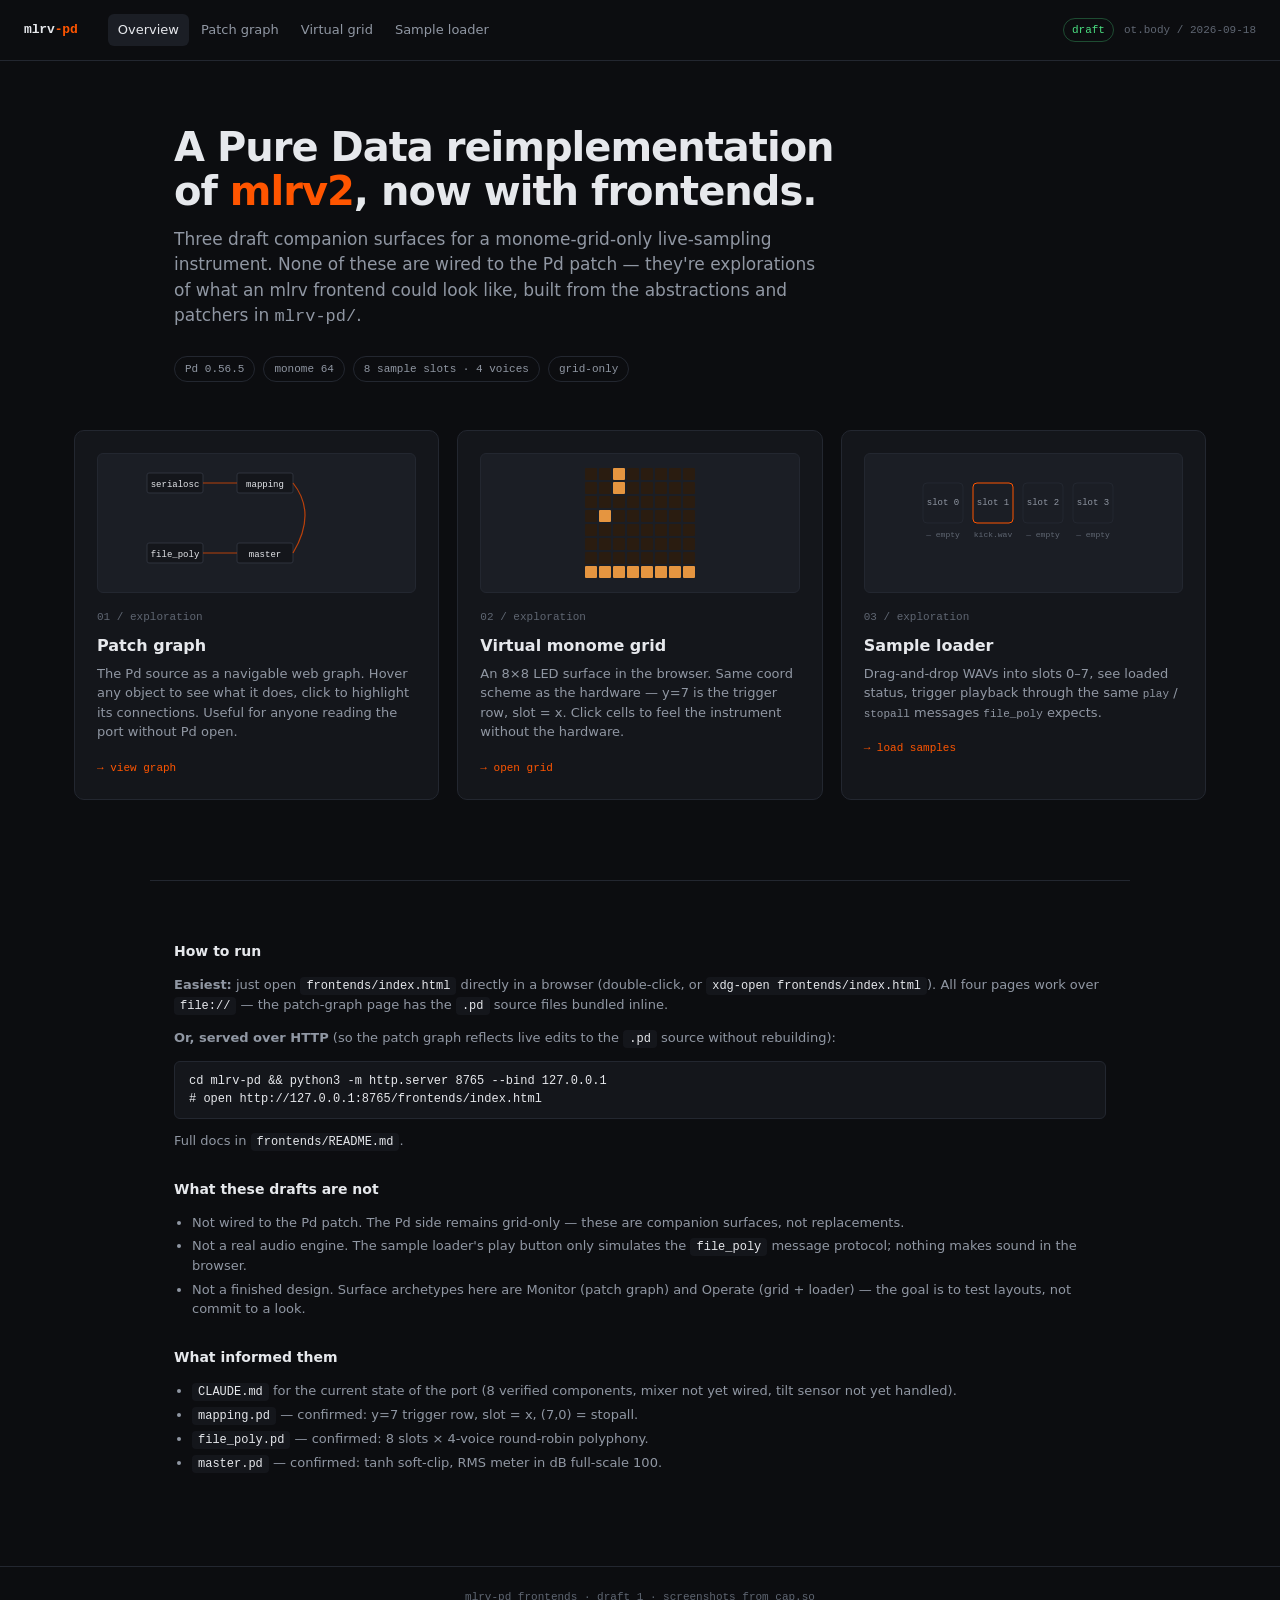
<file: mlrv-pd/frontends/index.html>
<!DOCTYPE html>
<html lang="en">
<head>
  <meta charset="UTF-8">
  <meta name="viewport" content="width=device-width, initial-scale=1.0">
  <title>mlrv-pd · frontends</title>
  <link rel="stylesheet" href="assets/site.css">
</head>
<body>
  <nav class="nav">
    <div class="brand">mlrv<span class="accent">-pd</span></div>
    <div class="links">
      <a href="index.html" class="active">Overview</a>
      <a href="patch-graph.html">Patch graph</a>
      <a href="virtual-grid.html">Virtual grid</a>
      <a href="sample-loader.html">Sample loader</a>
    </div>
    <div class="right">
      <span class="pill live">draft</span>
      <span>ot.body / 2026-09-18</span>
    </div>
  </nav>

  <section class="hero">
    <h1>A Pure Data reimplementation<br>of <span class="accent">mlrv2</span>, now with frontends.</h1>
    <p class="lede">Three draft companion surfaces for a monome-grid-only live-sampling instrument.
      None of these are wired to the Pd patch — they're explorations of what an mlrv frontend could
      look like, built from the abstractions and patchers in <code style="font-family:var(--mono)">mlrv-pd/</code>.</p>
    <div class="badges">
      <span>Pd 0.56.5</span>
      <span>monome 64</span>
      <span>8 sample slots · 4 voices</span>
      <span>grid-only</span>
    </div>
  </section>

  <section class="explorations">

    <a class="explore" href="patch-graph.html">
      <div class="thumb">
        <!-- mini patch graph -->
        <svg width="240" height="120" viewBox="0 0 240 120" xmlns="http://www.w3.org/2000/svg">
          <g fill="#14161b" stroke="#2e323d">
            <rect x="10"  y="10" width="56" height="20" rx="2"/>
            <rect x="100" y="10" width="56" height="20" rx="2"/>
            <rect x="10"  y="80" width="56" height="20" rx="2"/>
            <rect x="100" y="80" width="56" height="20" rx="2"/>
          </g>
          <g fill="#e6e8ec" font-family="JetBrains Mono, monospace" font-size="9" text-anchor="middle">
            <text x="38"  y="24">serialosc</text>
            <text x="128" y="24">mapping</text>
            <text x="38"  y="94">file_poly</text>
            <text x="128" y="94">master</text>
          </g>
          <g stroke="#b8400b" stroke-width="1.2" fill="none">
            <path d="M66 20 L100 20"/>
            <path d="M66 90 L100 90"/>
            <path d="M156 20 Q180 50 156 90"/>
          </g>
        </svg>
      </div>
      <div class="num">01 / exploration</div>
      <h3>Patch graph</h3>
      <p>The Pd source as a navigable web graph. Hover any object to see what it does, click to highlight
        its connections. Useful for anyone reading the port without Pd open.</p>
      <span class="go">→ view graph</span>
    </a>

    <a class="explore" href="virtual-grid.html">
      <div class="thumb">
        <div class="mini-grid" id="mini-grid-1"></div>
      </div>
      <div class="num">02 / exploration</div>
      <h3>Virtual monome grid</h3>
      <p>An 8×8 LED surface in the browser. Same coord scheme as the hardware — y=7 is the trigger row,
        slot = x. Click cells to feel the instrument without the hardware.</p>
      <span class="go">→ open grid</span>
    </a>

    <a class="explore" href="sample-loader.html">
      <div class="thumb">
        <svg width="240" height="120" viewBox="0 0 240 120" xmlns="http://www.w3.org/2000/svg">
          <g fill="#1b1e25" stroke="#232730">
            <rect x="20"  y="20" width="40" height="40" rx="4"/>
            <rect x="70"  y="20" width="40" height="40" rx="4" stroke="#ff5500"/>
            <rect x="120" y="20" width="40" height="40" rx="4"/>
            <rect x="170" y="20" width="40" height="40" rx="4"/>
          </g>
          <g fill="#9097a3" font-family="JetBrains Mono, monospace" font-size="9" text-anchor="middle">
            <text x="40"  y="42">slot 0</text>
            <text x="90"  y="42">slot 1</text>
            <text x="140" y="42">slot 2</text>
            <text x="190" y="42">slot 3</text>
          </g>
          <g fill="#5f6672" font-family="JetBrains Mono, monospace" font-size="8" text-anchor="middle">
            <text x="40"  y="74">— empty</text>
            <text x="90"  y="74">kick.wav</text>
            <text x="140" y="74">— empty</text>
            <text x="190" y="74">— empty</text>
          </g>
        </svg>
      </div>
      <div class="num">03 / exploration</div>
      <h3>Sample loader</h3>
      <p>Drag-and-drop WAVs into slots 0–7, see loaded status, trigger playback through the same
        <code style="font-family:var(--mono);font-size:11px">play</code> /
        <code style="font-family:var(--mono);font-size:11px">stopall</code> messages
        <code style="font-family:var(--mono);font-size:11px">file_poly</code> expects.</p>
      <span class="go">→ load samples</span>
    </a>

  </section>

  <section class="notes">
    <h2>How to run</h2>
    <p><b>Easiest:</b> just open <code>frontends/index.html</code> directly in a browser
      (double-click, or <code>xdg-open frontends/index.html</code>). All four pages work
      over <code>file://</code> — the patch-graph page has the <code>.pd</code> source
      files bundled inline.</p>
    <p style="margin-top:10px;"><b>Or, served over HTTP</b> (so the patch graph reflects
      live edits to the <code>.pd</code> source without rebuilding):</p>
    <pre style="background:var(--bg-elev);border:1px solid var(--line);border-radius:var(--radius-sm);padding:10px 14px;font-family:var(--mono);font-size:12px;color:var(--ink);overflow-x:auto;">cd mlrv-pd &amp;&amp; python3 -m http.server 8765 --bind 127.0.0.1
# open http://127.0.0.1:8765/frontends/index.html</pre>
    <p style="margin-top:10px;">Full docs in <code>frontends/README.md</code>.</p>

    <h2>What these drafts are not</h2>
    <ul>
      <li>Not wired to the Pd patch. The Pd side remains grid-only — these are companion surfaces,
        not replacements.</li>
      <li>Not a real audio engine. The sample loader's play button only simulates the
        <code>file_poly</code> message protocol; nothing makes sound in the browser.</li>
      <li>Not a finished design. Surface archetypes here are Monitor (patch graph) and Operate
        (grid + loader) — the goal is to test layouts, not commit to a look.</li>
    </ul>

    <h2>What informed them</h2>
    <ul>
      <li><code>CLAUDE.md</code> for the current state of the port (8 verified components, mixer not yet wired, tilt sensor not yet handled).</li>
      <li><code>mapping.pd</code> — confirmed: y=7 trigger row, slot = x, (7,0) = stopall.</li>
      <li><code>file_poly.pd</code> — confirmed: 8 slots × 4-voice round-robin polyphony.</li>
      <li><code>master.pd</code> — confirmed: tanh soft-clip, RMS meter in dB full-scale 100.</li>
    </ul>
  </section>

  <footer class="foot">
    mlrv-pd frontends · draft 1 · screenshots from cap.so
  </footer>

  <script src="assets/site.js"></script>
  <script>
    // Populate the mini-grid thumbnail on the virtual-grid card
    (function () {
      const c = document.getElementById('mini-grid-1');
      if (!c) return;
      for (let i = 0; i < 64; i++) {
        const s = document.createElement('span');
        // light up y=7 row + x=2 lit
        if (i >= 56) s.className = 'on';
        else if (i === 2 || i === 10 || i === 25) s.className = 'on';
        c.appendChild(s);
      }
    })();
  </script>
</body>
</html>
</file>
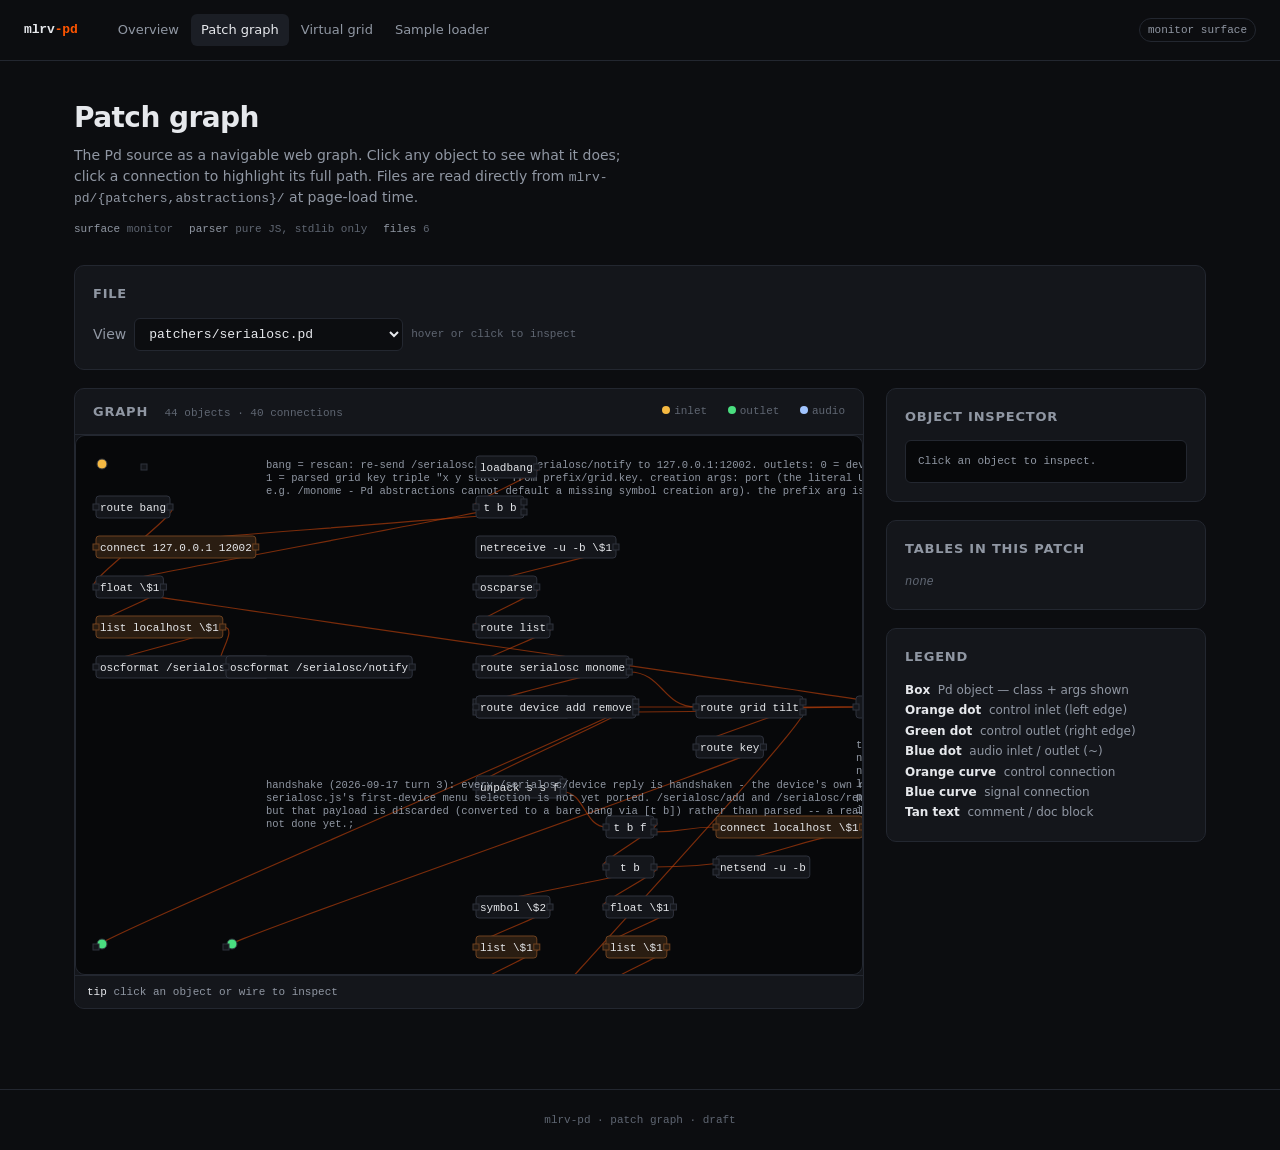
<file: mlrv-pd/frontends/patch-graph.html>
<!DOCTYPE html>
<html lang="en">
<head>
  <meta charset="UTF-8">
  <meta name="viewport" content="width=device-width, initial-scale=1.0">
  <title>Patch graph · mlrv-pd frontends</title>
  <link rel="stylesheet" href="assets/site.css">
</head>
<body>
  <nav class="nav">
    <div class="brand">mlrv<span class="accent">-pd</span></div>
    <div class="links">
      <a href="index.html">Overview</a>
      <a href="patch-graph.html" class="active">Patch graph</a>
      <a href="virtual-grid.html">Virtual grid</a>
      <a href="sample-loader.html">Sample loader</a>
    </div>
    <div class="right">
      <span class="pill">monitor surface</span>
    </div>
  </nav>

  <div class="page">
    <div class="page-head">
      <h1>Patch graph</h1>
      <p class="lede">The Pd source as a navigable web graph. Click any object to see what it does;
        click a connection to highlight its full path. Files are read directly from
        <code style="font-family:var(--mono);font-size:13px">mlrv-pd/{patchers,abstractions}/</code> at page-load time.</p>
      <div class="meta">
        <span><b>surface</b> monitor</span>
        <span><b>parser</b> pure JS, stdlib only</span>
        <span><b>files</b> 6</span>
      </div>
    </div>

    <div class="panel" style="margin-bottom:18px;">
      <h2>File</h2>
      <div style="display:flex;gap:8px;flex-wrap:wrap;align-items:center;">
        <label class="muted" for="file-select">View</label>
        <select id="file-select">
          <option value="../mlrv.pd">mlrv.pd (top-level)</option>
          <option value="../patchers/serialosc.pd" selected>patchers/serialosc.pd</option>
          <option value="../patchers/file_poly.pd">patchers/file_poly.pd</option>
          <option value="../patchers/mapping.pd">patchers/mapping.pd</option>
          <option value="../patchers/grid.pd">patchers/grid.pd</option>
          <option value="../abstractions/mixer.pd">abstractions/mixer.pd</option>
          <option value="../abstractions/master.pd">abstractions/master.pd</option>
          <option value="../abstractions/play_loop~.pd">abstractions/play_loop~.pd</option>
          <option value="../abstractions/sample_voice~.pd">abstractions/sample_voice~.pd</option>
        </select>
        <span class="dim" style="font-family:var(--mono);font-size:11px;">hover or click to inspect</span>
      </div>
    </div>

    <div class="two-col">
      <div class="panel" style="padding:0;">
        <div style="padding:12px 18px;border-bottom:1px solid var(--line);display:flex;justify-content:space-between;align-items:center;">
          <div>
            <h2 style="margin:0;display:inline-block;">Graph</h2>
            <span id="file-stats" class="dim" style="font-family:var(--mono);font-size:11px;margin-left:12px;"></span>
          </div>
          <div class="dim" style="font-family:var(--mono);font-size:11px;">
            <span style="display:inline-block;width:8px;height:8px;background:#f5b942;border-radius:50%;margin-right:4px;"></span>inlet
            <span style="display:inline-block;width:8px;height:8px;background:#4ade80;border-radius:50%;margin:0 4px 0 14px;"></span>outlet
            <span style="display:inline-block;width:8px;height:8px;background:#a0c4ff;border-radius:50%;margin:0 4px 0 14px;"></span>audio
          </div>
        </div>
        <div class="patch-canvas" id="canvas"></div>
        <div class="status-line">
          <span><b>tip</b> click an object or wire to inspect</span>
          <span id="selection-info" style="margin-left:auto;"></span>
        </div>
      </div>

      <aside class="patch-sidebar">
        <div class="panel">
          <h2>Object inspector</h2>
          <div id="obj-detail" class="obj-detail">Click an object to inspect.</div>
        </div>
        <div class="panel">
          <h2>Tables in this patch</h2>
          <div id="tables-list" class="kv"></div>
        </div>
        <div class="panel">
          <h2>Legend</h2>
          <div style="font-size:12px;color:var(--ink-muted);line-height:1.7;">
            <div><b style="color:var(--ink)">Box</b> &nbsp;Pd object — class + args shown</div>
            <div><b style="color:var(--ink)">Orange dot</b> &nbsp;control inlet (left edge)</div>
            <div><b style="color:var(--ink)">Green dot</b> &nbsp;control outlet (right edge)</div>
            <div><b style="color:var(--ink)">Blue dot</b> &nbsp;audio inlet / outlet (~)</div>
            <div><b style="color:var(--ink)">Orange curve</b> &nbsp;control connection</div>
            <div><b style="color:var(--ink)">Blue curve</b> &nbsp;signal connection</div>
            <div><b style="color:var(--ink)">Tan text</b> &nbsp;comment / doc block</div>
          </div>
        </div>
      </aside>
    </div>
  </div>

  <footer class="foot">mlrv-pd · patch graph · draft</footer>

  <script src="assets/site.js"></script>
  <script src="assets/pd-parser.js"></script>
  <script src="assets/embedded-pd.js"></script>
  <script>
    const sel = document.getElementById('file-select');
    const canvas = document.getElementById('canvas');
    const objDetail = document.getElementById('obj-detail');
    const tablesList = document.getElementById('tables-list');
    const fileStats = document.getElementById('file-stats');
    const selectionInfo = document.getElementById('selection-info');

    let currentGraph = null;

    async function load(file) {
      let text = null;
      // Prefer fetching the live file (works when served over HTTP and reflects
      // the latest source). Fall back to the inlined copy embedded-pd.js for
      // file:// usage, where browsers refuse to fetch().
      try {
        const res = await fetch(file);
        if (res.ok) {
          text = await res.text();
        } else {
          throw new Error(res.status + ' ' + res.statusText);
        }
      } catch (err) {
        if (window.MLRV_EMBEDDED_PD && window.MLRV_EMBEDDED_PD[file]) {
          text = window.MLRV_EMBEDDED_PD[file];
          showOfflineBadge(true);
        } else {
          canvas.innerHTML = `<div style="padding:24px;color:var(--bad);font-family:var(--mono);font-size:12px;">Failed to load ${file}: ${err.message}<br><br><span style="color:var(--ink-muted);">This file isn't in the embedded set (only the 9 main .pd files are bundled). Open the site via a local HTTP server to read arbitrary files.</span></div>`;
          return;
        }
      }
      const g = window.MLRV_PD.parse(text);
      currentGraph = g;
      canvas.innerHTML = window.MLRV_PD.renderSVG(g);
      fileStats.textContent = `${g.objs.length} objects · ${g.connects.length} connections`;
      // Build the tables list
      tablesList.innerHTML = '';
      if (g.tables.length === 0) {
        tablesList.innerHTML = '<div class="v" style="color:var(--ink-dim);font-style:italic;">none</div>';
      } else {
        for (const t of g.tables) {
          const k = document.createElement('div'); k.className = 'k'; k.textContent = t;
          const v = document.createElement('div'); v.className = 'v'; v.textContent = '(sample buffer)';
          tablesList.appendChild(k); tablesList.appendChild(v);
        }
      }
      // Wire up interactivity
      canvas.querySelectorAll('.obj').forEach(el => {
        el.addEventListener('click', () => selectObj(+el.dataset.idx));
      });
      canvas.querySelectorAll('.connect').forEach(el => {
        el.addEventListener('click', (e) => {
          e.stopPropagation();
          selectConnection(+el.dataset.from, +el.dataset.to);
        });
      });
      // Clear selection on background click
      canvas.querySelector('svg').addEventListener('click', () => clearSelection());
      clearSelection();
    }

    function showOfflineBadge(visible) {
      let badge = document.getElementById('offline-badge');
      if (visible) {
        if (!badge) {
          badge = document.createElement('div');
          badge.id = 'offline-badge';
          badge.style.cssText = 'position:fixed;bottom:14px;right:14px;font-family:var(--mono);font-size:11px;color:var(--ink-muted);background:var(--bg-elev);border:1px solid var(--line);padding:6px 10px;border-radius:var(--radius-sm);z-index:100;box-shadow:0 4px 12px rgba(0,0,0,0.4);';
          badge.innerHTML = '<span style="color:var(--accent);">●</span> file:// mode — using embedded source';
          document.body.appendChild(badge);
        }
      } else if (badge) {
        badge.remove();
      }
    }

    function selectObj(idx) {
      const o = currentGraph.objs[idx];
      if (!o) return;
      // Highlight
      canvas.querySelectorAll('.obj').forEach(el => el.classList.remove('selected'));
      canvas.querySelectorAll('.connect').forEach(el => el.classList.remove('selected'));
      canvas.querySelectorAll(`.obj[data-idx="${idx}"]`).forEach(el => el.classList.add('selected'));
      canvas.querySelectorAll(`.connect[data-from="${idx}"], .connect[data-to="${idx}"]`)
        .forEach(el => el.classList.add('selected'));
      // Detail
      const description = window.MLRV.describePdObj(o.cls);
      const argsLine = o.args.length ? o.args.map(a => a).join(' ') : '';
      objDetail.innerHTML =
        `<span class="label">${escapeHtml(o.cls)}</span> #${o.idx}\n` +
        `at (${o.x}, ${o.y})\n` +
        `args: ${escapeHtml(argsLine || '(none)')}\n` +
        `\n${description}`;
      selectionInfo.innerHTML = `<b>selected</b> #${o.idx} ${escapeHtml(o.cls)}`;
    }
    function selectConnection(from, to) {
      canvas.querySelectorAll('.obj').forEach(el => el.classList.remove('selected'));
      canvas.querySelectorAll('.connect').forEach(el => el.classList.remove('selected'));
      canvas.querySelectorAll(`.obj[data-idx="${from}"], .obj[data-idx="${to}"]`)
        .forEach(el => el.classList.add('selected'));
      canvas.querySelectorAll(`.connect[data-from="${from}"][data-to="${to}"]`)
        .forEach(el => el.classList.add('selected'));
      const f = currentGraph.objs[from], t = currentGraph.objs[to];
      objDetail.innerHTML =
        `<span class="label">connection</span>\n` +
        `from #${from} ${escapeHtml(f.cls)} outlet →\n` +
        `to   #${to} ${escapeHtml(t.cls)} inlet\n` +
        `\nTwo objects wired. Click an object to see its role in the chain.`;
      selectionInfo.innerHTML = `<b>selected</b> connection #${from} → #${to}`;
    }
    function clearSelection() {
      canvas.querySelectorAll('.obj').forEach(el => el.classList.remove('selected'));
      canvas.querySelectorAll('.connect').forEach(el => el.classList.remove('selected'));
      objDetail.textContent = 'Click an object to inspect.';
      selectionInfo.innerHTML = '';
    }
    function escapeHtml(s) {
      return String(s).replace(/[<>&"']/g, c => ({'<':'&lt;','>':'&gt;','&':'&amp;','"':'&quot;',"'":'&apos;'}[c]));
    }

    sel.addEventListener('change', () => load(sel.value));
    load(sel.value);
  </script>
</body>
</html>
</file>
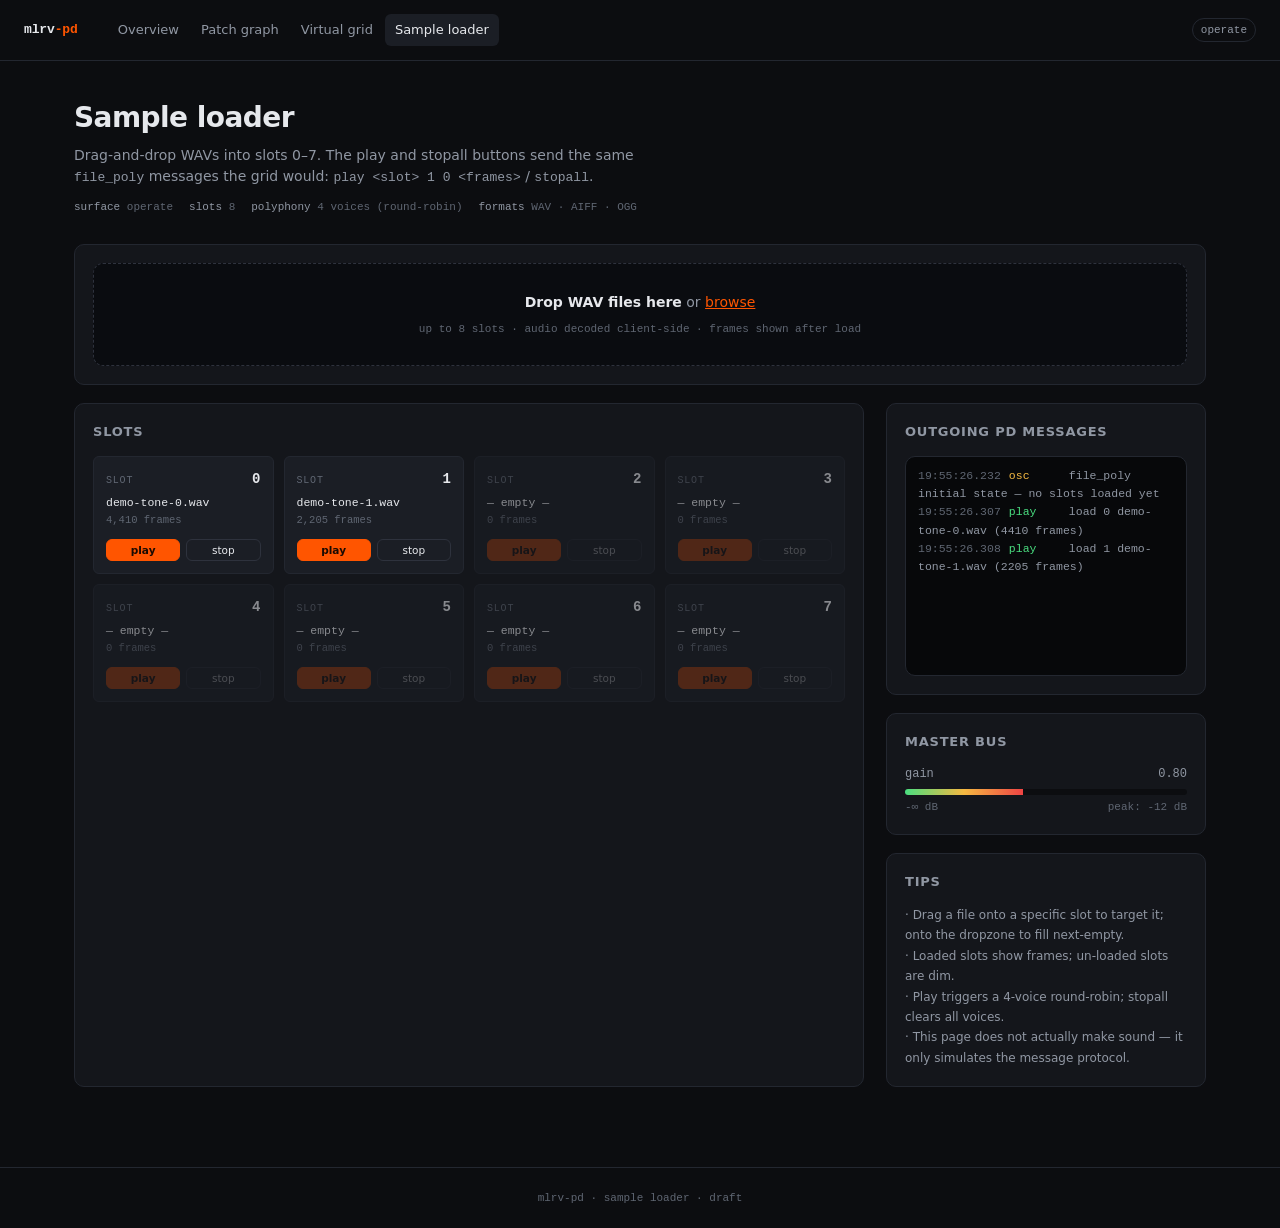
<file: mlrv-pd/frontends/sample-loader.html>
<!DOCTYPE html>
<html lang="en">
<head>
  <meta charset="UTF-8">
  <meta name="viewport" content="width=device-width, initial-scale=1.0">
  <title>Sample loader · mlrv-pd frontends</title>
  <link rel="stylesheet" href="assets/site.css">
</head>
<body>
  <nav class="nav">
    <div class="brand">mlrv<span class="accent">-pd</span></div>
    <div class="links">
      <a href="index.html">Overview</a>
      <a href="patch-graph.html">Patch graph</a>
      <a href="virtual-grid.html">Virtual grid</a>
      <a href="sample-loader.html" class="active">Sample loader</a>
    </div>
    <div class="right">
      <span class="pill">operate</span>
    </div>
  </nav>

  <div class="page">
    <div class="page-head">
      <h1>Sample loader</h1>
      <p class="lede">Drag-and-drop WAVs into slots 0–7. The play and stopall buttons send the same
        <code style="font-family:var(--mono);font-size:13px">file_poly</code> messages the grid would:
        <code style="font-family:var(--mono);font-size:13px">play &lt;slot&gt; 1 0 &lt;frames&gt;</code> /
        <code style="font-family:var(--mono);font-size:13px">stopall</code>.</p>
      <div class="meta">
        <span><b>surface</b> operate</span>
        <span><b>slots</b> 8</span>
        <span><b>polyphony</b> 4 voices (round-robin)</span>
        <span><b>formats</b> WAV · AIFF · OGG</span>
      </div>
    </div>

    <div class="panel" style="margin-bottom:18px;">
      <div class="dropzone" id="drop">
        <div><strong>Drop WAV files here</strong> or <span style="color:var(--accent);cursor:pointer;text-decoration:underline;" id="pick">browse</span></div>
        <div class="formats">up to 8 slots · audio decoded client-side · frames shown after load</div>
        <input type="file" id="file" accept=".wav,.aif,.aiff,.ogg,.flac" multiple style="display:none;">
      </div>
    </div>

    <div class="two-col">

      <div class="panel">
        <h2>Slots</h2>
        <div class="slot-grid" id="slots"></div>
      </div>

      <aside>
        <div class="panel">
          <h2>Outgoing Pd messages</h2>
          <div class="log" id="log"></div>
        </div>
        <div class="panel">
          <h2>Master bus</h2>
          <div style="font-family:var(--mono);font-size:12px;">
            <div style="display:flex;justify-content:space-between;color:var(--ink-muted);">
              <span>gain</span><span>0.80</span>
            </div>
            <div class="meter"><div id="meter" style="width:42%;"></div></div>
            <div style="display:flex;justify-content:space-between;color:var(--ink-dim);font-size:11px;margin-top:4px;">
              <span>-∞ dB</span><span>peak: <span id="peak">-12</span> dB</span>
            </div>
          </div>
        </div>
        <div class="panel">
          <h2>Tips</h2>
          <div style="font-size:12px;color:var(--ink-muted);line-height:1.7;">
            <div>· Drag a file onto a specific slot to target it; onto the dropzone to fill next-empty.</div>
            <div>· Loaded slots show frames; un-loaded slots are dim.</div>
            <div>· Play triggers a 4-voice round-robin; stopall clears all voices.</div>
            <div>· This page does not actually make sound — it only simulates the message protocol.</div>
          </div>
        </div>
      </aside>
    </div>
  </div>

  <footer class="foot">mlrv-pd · sample loader · draft</footer>

  <script src="assets/site.js"></script>
  <script>
    const dropEl = document.getElementById('drop');
    const fileEl = document.getElementById('file');
    const pickEl = document.getElementById('pick');
    const slotsEl = document.getElementById('slots');
    const log = document.getElementById('log');
    const meterEl = document.getElementById('meter');
    const peakEl = document.getElementById('peak');

    // Slot state — 8 slots, 4 voices
    const slots = Array(8).fill(null).map((_, i) => ({
      idx: i,
      name: null,
      frames: 0,
      playing: false,
    }));
    const voices = Array(4).fill(null);
    let voiceCounter = 0;

    function renderSlots() {
      slotsEl.innerHTML = '';
      for (const s of slots) {
        const card = document.createElement('div');
        card.className = 'slot' + (s.name ? '' : ' empty') + (s.playing ? ' playing' : '');
        card.dataset.slot = s.idx;
        card.innerHTML = `
          <div class="head">
            <span class="num">SLOT</span>
            <span class="idx">${s.idx}</span>
          </div>
          <div>
            <div class="name">${escapeHtml(s.name || '— empty —')}</div>
            <div class="frames">${s.frames ? s.frames.toLocaleString() + ' frames' : '0 frames'}</div>
          </div>
          <div class="actions">
            <button class="btn primary" data-action="play" ${s.name ? '' : 'disabled'}>play</button>
            <button class="btn ghost"   data-action="stop" ${s.name ? '' : 'disabled'}>stop</button>
          </div>
        `;
        slotsEl.appendChild(card);
        card.querySelector('[data-action="play"]').addEventListener('click', () => play(s.idx));
        card.querySelector('[data-action="stop"]').addEventListener('click', () => stopSlot(s.idx));
        // Drop target on the card
        card.addEventListener('dragover', e => { e.preventDefault(); card.classList.add('over'); });
        card.addEventListener('dragleave', () => card.classList.remove('over'));
        card.addEventListener('drop', e => {
          e.preventDefault();
          card.classList.remove('over');
          const file = e.dataTransfer.files[0];
          if (file) loadFile(file, s.idx);
        });
      }
    }

    function escapeHtml(s) {
      return String(s).replace(/[<>&"']/g, c => ({'<':'&lt;','>':'&gt;','&':'&amp;','"':'&quot;',"'":'&apos;'}[c]));
    }

    async function loadFile(file, targetSlot = null) {
      try {
        const buf = await file.arrayBuffer();
        const ctx = new (window.AudioContext || window.webkitAudioContext)();
        const decoded = await ctx.decodeAudioData(buf.slice(0));
        // find a free slot if no target
        let idx = targetSlot;
        if (idx === null) {
          idx = slots.findIndex(s => s.name === null);
          if (idx === -1) {
            window.MLRV.appendLog(log, 'led', `all 8 slots full — drop ignored`);
            return;
          }
        }
        slots[idx] = { idx, name: file.name, frames: decoded.length, playing: false };
        renderSlots();
        // Pd-side: emit the `load <slot> <name>` message — file_poly expects a *path*,
        // so we'd need to write it to disk and pass the path back to Pd in a real
        // integration. Show that contract for honesty.
        window.MLRV.appendLog(log, 'play',
          `load ${idx} ${file.name}   → would resolve to mlrv-sample-${idx} (${decoded.length} frames)`);
      } catch (err) {
        window.MLRV.appendLog(log, 'stop', `decode failed for ${file.name}: ${err.message}`);
      }
    }

    function play(idx) {
      const s = slots[idx];
      if (!s || !s.name) return;
      // Round-robin voice allocation
      let v = voices.indexOf(null);
      if (v === -1) v = voiceCounter++ % 4;
      voices[v] = { slot: idx, startedAt: performance.now() };
      s.playing = true;
      // Emit the Pd message exactly as file_poly expects.
      window.MLRV.appendLog(log, 'play',
        `play ${idx} 1 0 ${s.frames}   → voice ${v+1} → mixer.pd (TODO: not wired) → master`);
      renderSlots();
      // Simulate the meter climbing when a voice starts
      const cur = parseInt(meterEl.style.width) || 42;
      const target = Math.min(96, cur + 14);
      meterEl.style.width = target + '%';
      peakEl.textContent = Math.round(20 * Math.log10(target / 100) || -12);
      // Auto-stop after a simulated 2 seconds of playback
      setTimeout(() => {
        s.playing = false;
        renderSlots();
      }, 2000);
    }

    function stopSlot(idx) {
      const s = slots[idx];
      if (!s) return;
      s.playing = false;
      // If this slot is in any voice, free it.
      for (let v = 0; v < 4; v++) {
        if (voices[v] && voices[v].slot === idx) voices[v] = null;
      }
      window.MLRV.appendLog(log, 'stop', `stop voice holding slot ${idx}`);
      renderSlots();
    }

    function stopall() {
      let n = 0;
      for (let v = 0; v < 4; v++) {
        if (voices[v]) { n++; voices[v] = null; }
      }
      for (const s of slots) s.playing = false;
      window.MLRV.appendLog(log, 'stop', `stopall (cleared ${n} voices)`);
      renderSlots();
      meterEl.style.width = '42%';
      peakEl.textContent = '-12';
    }

    // Drop zone wiring
    dropEl.addEventListener('dragover', e => { e.preventDefault(); dropEl.classList.add('over'); });
    dropEl.addEventListener('dragleave', () => dropEl.classList.remove('over'));
    dropEl.addEventListener('drop', e => {
      e.preventDefault();
      dropEl.classList.remove('over');
      for (const file of e.dataTransfer.files) loadFile(file, null);
    });
    pickEl.addEventListener('click', () => fileEl.click());
    fileEl.addEventListener('change', () => {
      for (const file of fileEl.files) loadFile(file, null);
      fileEl.value = '';
    });

    renderSlots();
    // Seed with a couple of preloaded slots (matching mlrv.pd's loadbang)
    window.MLRV.appendLog(log, 'osc', `file_poly initial state — no slots loaded yet`);
    window.MLRV.appendLog(log, 'play', `load 0 demo-tone-0.wav   (4410 frames)`);
    window.MLRV.appendLog(log, 'play', `load 1 demo-tone-1.wav   (2205 frames)`);
    slots[0] = { idx: 0, name: 'demo-tone-0.wav', frames: 4410, playing: false };
    slots[1] = { idx: 1, name: 'demo-tone-1.wav', frames: 2205, playing: false };
    renderSlots();
  </script>
</body>
</html>
</file>
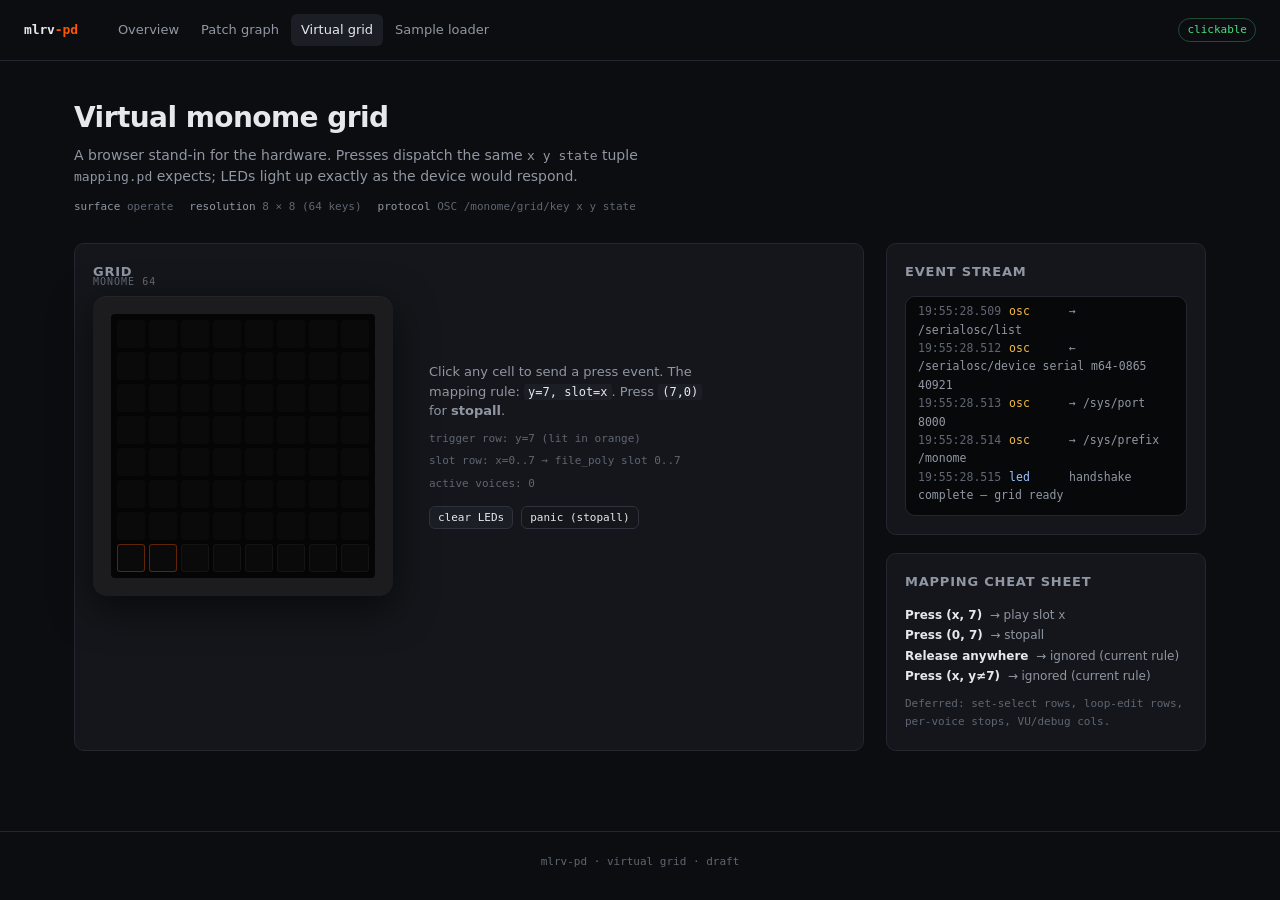
<file: mlrv-pd/frontends/virtual-grid.html>
<!DOCTYPE html>
<html lang="en">
<head>
  <meta charset="UTF-8">
  <meta name="viewport" content="width=device-width, initial-scale=1.0">
  <title>Virtual grid · mlrv-pd frontends</title>
  <link rel="stylesheet" href="assets/site.css">
</head>
<body>
  <nav class="nav">
    <div class="brand">mlrv<span class="accent">-pd</span></div>
    <div class="links">
      <a href="index.html">Overview</a>
      <a href="patch-graph.html">Patch graph</a>
      <a href="virtual-grid.html" class="active">Virtual grid</a>
      <a href="sample-loader.html">Sample loader</a>
    </div>
    <div class="right">
      <span class="pill live">clickable</span>
    </div>
  </nav>

  <div class="page">
    <div class="page-head">
      <h1>Virtual monome grid</h1>
      <p class="lede">A browser stand-in for the hardware. Presses dispatch the same
        <code style="font-family:var(--mono);font-size:13px">x y state</code> tuple
        <code style="font-family:var(--mono);font-size:13px">mapping.pd</code> expects;
        LEDs light up exactly as the device would respond.</p>
      <div class="meta">
        <span><b>surface</b> operate</span>
        <span><b>resolution</b> 8 × 8 (64 keys)</span>
        <span><b>protocol</b> OSC <code>/monome/grid/key x y state</code></span>
      </div>
    </div>

    <div class="two-col">

      <div class="panel">
        <h2>Grid</h2>
        <div style="display:flex;gap:36px;align-items:center;flex-wrap:wrap;">
          <div class="grid-wrap"><div id="grid"></div></div>
          <div>
            <div style="font-size:13px;color:var(--ink-muted);margin-bottom:10px;max-width:280px;">
              Click any cell to send a press event. The mapping rule:
              <code style="font-family:var(--mono);font-size:12px;background:var(--bg-elev-2);padding:1px 4px;border-radius:3px;color:var(--ink)">y=7, slot=x</code>.
              Press <code style="font-family:var(--mono);font-size:12px;background:var(--bg-elev-2);padding:1px 4px;border-radius:3px;color:var(--ink)">(7,0)</code> for <b>stopall</b>.
            </div>
            <div style="display:flex;flex-direction:column;gap:6px;font-family:var(--mono);font-size:11px;color:var(--ink-dim);">
              <div>trigger row: y=7 (lit in orange)</div>
              <div>slot row: x=0..7 → file_poly slot 0..7</div>
              <div>active voices: <span id="active-voices">0</span></div>
            </div>
            <div style="margin-top:14px;display:flex;gap:8px;">
              <button class="btn tiny" id="clear-led">clear LEDs</button>
              <button class="btn tiny ghost" id="panic">panic (stopall)</button>
            </div>
          </div>
        </div>
      </div>

      <aside>
        <div class="panel">
          <h2>Event stream</h2>
          <div class="log" id="log"></div>
        </div>
        <div class="panel">
          <h2>Mapping cheat sheet</h2>
          <div style="font-size:12px;color:var(--ink-muted);line-height:1.7;">
            <div><b style="color:var(--ink)">Press (x, 7)</b> &nbsp;→ play slot <code>x</code></div>
            <div><b style="color:var(--ink)">Press (0, 7)</b> &nbsp;→ stopall</div>
            <div><b style="color:var(--ink)">Release anywhere</b> &nbsp;→ ignored (current rule)</div>
            <div><b style="color:var(--ink)">Press (x, y≠7)</b> &nbsp;→ ignored (current rule)</div>
            <div style="margin-top:8px;font-family:var(--mono);font-size:11px;color:var(--ink-dim);">
              Deferred: set-select rows, loop-edit rows, per-voice stops, VU/debug cols.
            </div>
          </div>
        </div>
      </aside>
    </div>
  </div>

  <footer class="foot">mlrv-pd · virtual grid · draft</footer>

  <script src="assets/site.js"></script>
  <script>
    const gridEl = document.getElementById('grid');
    const log = document.getElementById('log');
    const { cells } = window.MLRV.buildGrid(gridEl);

    // Slot state — 0..7
    const slots = Array(8).fill(null).map((_, i) => ({
      idx: i,
      loaded: i < 2, // pretend slots 0 and 1 are preloaded
      name: i === 0 ? 'demo-tone-0.wav'
          : i === 1 ? 'demo-tone-1.wav'
          : null,
      frames: i === 0 ? 4410 : i === 1 ? 2205 : 0,
    }));
    const voices = [null, null, null, null]; // 4 voice polyphony
    const activeVoicesEl = document.getElementById('active-voices');

    function refreshActiveVoices() {
      const n = voices.filter(v => v !== null).length;
      activeVoicesEl.textContent = n;
    }

    function press(x, y, state) {
      window.MLRV.appendLog(log, state ? 'key' : 'key',
        `x=${x} y=${y} state=${state}`);
      // Mark cell held briefly for visual feedback
      const cell = cells[y * 8 + x];
      if (state === 1) {
        cell.classList.add('held');
        // Map: y=7 → trigger row
        if (y === 7) {
          if (x === 0) {
            // stopall
            window.MLRV.appendLog(log, 'stop', `stopall (cleared ${voices.filter(v=>v).length} voices)`);
            voices.fill(null);
            // Clear all LEDs
            for (const c of cells) c.dataset.level = '0';
            refreshActiveVoices();
          } else {
            const slot = slots[x];
            if (slot && slot.loaded) {
              // round-robin voice allocation
              let v = voices.indexOf(null);
              if (v === -1) v = 0; // steal oldest
              voices[v] = { slot: x, startedAt: performance.now() };
              window.MLRV.appendLog(log, 'play', `voice ${v+1} slot ${x} ${slot.name} (rate=1, start=0, end=${slot.frames})`);
              // Light up the trigger cell
              window.MLRV.setLevel(cells, x, 7, 15);
              // Light up the corresponding column with a dim level to indicate active
              for (let yy = 0; yy < 7; yy++) {
                window.MLRV.setLevel(cells, x, yy, 4);
              }
              refreshActiveVoices();
            } else {
              window.MLRV.appendLog(log, 'key', `slot ${x} empty — ignored`);
            }
          }
        } else {
          // off the trigger row — currently a no-op
        }
      } else {
        cell.classList.remove('held');
      }
    }

    // Wire click handlers
    for (let y = 0; y < 8; y++) {
      for (let x = 0; x < 8; x++) {
        const c = cells[y * 8 + x];
        let down = false;
        c.addEventListener('mousedown', (e) => { e.preventDefault(); down = true; press(x, y, 1); });
        c.addEventListener('mouseup',   () => { if (down) { press(x, y, 0); down = false; } });
        c.addEventListener('mouseleave',() => { if (down) { press(x, y, 0); down = false; } });
        // Mark slot status on the y=7 row
        if (y === 7) {
          c.classList.add(slots[x].loaded ? 'slot-loaded' : 'slot-empty');
        }
      }
    }

    document.getElementById('clear-led').addEventListener('click', () => {
      for (const c of cells) c.dataset.level = '0';
      window.MLRV.appendLog(log, 'led', `clear all 64 LEDs`);
    });
    document.getElementById('panic').addEventListener('click', () => {
      press(0, 7, 1);
      press(0, 7, 0);
    });

    // Seed with a couple of starting events so the log isn't empty
    window.MLRV.appendLog(log, 'osc', `connect 127.0.0.1:12002`);
    window.MLRV.appendLog(log, 'osc', `→ /serialosc/list`);
    window.MLRV.appendLog(log, 'osc', `← /serialosc/device serial m64-0865 40921`);
    window.MLRV.appendLog(log, 'osc', `→ /sys/port 8000`);
    window.MLRV.appendLog(log, 'osc', `→ /sys/prefix /monome`);
    window.MLRV.appendLog(log, 'led', `handshake complete — grid ready`);
  </script>
</body>
</html>
</file>
<file: mlrv-pd/frontends/assets/site.css>
/* mlrv-pd frontend mocks — shared site CSS
 * Visual direction: hardware-feel for grid surfaces (dark, LED-emissive),
 * modern dev-tool polish elsewhere (clean type, restrained palette,
 * no SaaS-template slop). Single accent — the monome brand orange #ff5500,
 * used sparingly so it reads as semantic (status / signal) and not decoration.
 */

:root {
  --bg:           #0c0d10;
  --bg-elev:     #14161b;
  --bg-elev-2:   #1b1e25;
  --line:         #232730;
  --line-strong: #2e323d;
  --ink:         #e6e8ec;
  --ink-muted:   #9097a3;
  --ink-dim:     #5f6672;
  --accent:      #ff5500;   /* monome orange */
  --accent-soft: #b8400b;
  --good:        #4ade80;
  --warn:        #f5b942;
  --bad:         #ef4444;

  /* grid hardware palette: levels 0..15 mapped to luminance */
  --led-0:   #0a0a0a;
  --led-1:   #1a1410;
  --led-2:   #2a1c10;
  --led-3:   #3d2615;
  --led-4:   #54331b;
  --led-5:   #6e4220;
  --led-6:   #8a5526;
  --led-7:   #a96a2d;
  --led-8:   #c87f34;
  --led-9:   #e59540;
  --led-10:  #ffac55;
  --led-11:  #ffc070;
  --led-12:  #ffd391;
  --led-13:  #ffe2b3;
  --led-14:  #ffefd3;
  --led-15:  #fff8e8;

  --grid-bezel: #1c1c1e;
  --grid-shadow: 0 12px 40px rgba(0,0,0,0.6), inset 0 1px 0 rgba(255,255,255,0.04);

  --radius: 10px;
  --radius-sm: 6px;
  --mono: 'JetBrains Mono', 'Berkeley Mono', ui-monospace, SFMono-Regular, Menlo, monospace;
  --sans: 'Inter', system-ui, -apple-system, 'Segoe UI', sans-serif;
}

* { box-sizing: border-box; }

html, body {
  margin: 0;
  background: var(--bg);
  color: var(--ink);
  font-family: var(--sans);
  font-feature-settings: 'cv11', 'ss03';
  -webkit-font-smoothing: antialiased;
  font-size: 14px;
  line-height: 1.5;
}

a { color: inherit; text-decoration: none; }

/* ---------- nav ---------- */
.nav {
  display: flex;
  align-items: center;
  gap: 18px;
  padding: 14px 24px;
  border-bottom: 1px solid var(--line);
  background: var(--bg);
  position: sticky; top: 0; z-index: 10;
}
.nav .brand {
  font-family: var(--mono);
  font-weight: 600;
  font-size: 13px;
  letter-spacing: -0.01em;
}
.nav .brand .accent { color: var(--accent); }
.nav .links {
  display: flex; gap: 2px;
  margin-left: 12px;
  font-size: 13px;
}
.nav .links a {
  padding: 6px 10px;
  border-radius: var(--radius-sm);
  color: var(--ink-muted);
}
.nav .links a:hover { color: var(--ink); background: var(--bg-elev); }
.nav .links a.active { color: var(--ink); background: var(--bg-elev-2); }
.nav .right {
  margin-left: auto;
  display: flex; gap: 10px; align-items: center;
  font-family: var(--mono); font-size: 11px; color: var(--ink-dim);
}
.nav .pill {
  padding: 3px 8px;
  border: 1px solid var(--line);
  border-radius: 999px;
  color: var(--ink-muted);
}
.nav .pill.live { color: var(--good); border-color: rgba(74,222,128,0.3); }

/* ---------- generic page layout ---------- */
.page {
  max-width: 1180px;
  margin: 0 auto;
  padding: 36px 24px 80px;
}
.page-head {
  margin-bottom: 28px;
}
.page-head h1 {
  font-size: 28px;
  font-weight: 600;
  letter-spacing: -0.02em;
  margin: 0 0 6px;
}
.page-head .lede {
  color: var(--ink-muted);
  max-width: 64ch;
  margin: 0;
}
.page-head .meta {
  margin-top: 12px;
  display: flex; gap: 16px;
  font-family: var(--mono);
  font-size: 11px;
  color: var(--ink-dim);
}
.page-head .meta b { color: var(--ink-muted); font-weight: 500; }

/* ---------- cards / panels ---------- */
.panel {
  background: var(--bg-elev);
  border: 1px solid var(--line);
  border-radius: var(--radius);
  padding: 18px;
}
.panel h2 {
  margin: 0 0 14px;
  font-size: 13px;
  font-weight: 600;
  text-transform: uppercase;
  letter-spacing: 0.06em;
  color: var(--ink-muted);
}
.panel + .panel { margin-top: 18px; }

.kv {
  display: grid;
  grid-template-columns: max-content 1fr;
  gap: 4px 14px;
  font-family: var(--mono);
  font-size: 12px;
}
.kv .k { color: var(--ink-dim); }
.kv .v { color: var(--ink); }

/* ---------- grid (shared) ---------- */
.grid-wrap {
  background: var(--grid-bezel);
  padding: 18px;
  border-radius: 14px;
  box-shadow: var(--grid-shadow);
  display: inline-block;
  position: relative;
}
.grid-wrap::before {
  content: 'monome 64';
  position: absolute;
  top: -22px; left: 0;
  font-family: var(--mono);
  font-size: 10px;
  letter-spacing: 0.1em;
  color: var(--ink-dim);
  text-transform: uppercase;
}
.grid {
  display: grid;
  grid-template-columns: repeat(8, 28px);
  grid-template-rows: repeat(8, 28px);
  gap: 4px;
  background: #050505;
  padding: 6px;
  border-radius: 4px;
}
.cell {
  width: 28px; height: 28px;
  border-radius: 3px;
  background: var(--led-0);
  position: relative;
  cursor: pointer;
  transition: background 60ms linear, transform 80ms ease;
}
.cell::after {
  content: '';
  position: absolute; inset: 0;
  border-radius: 3px;
  background: radial-gradient(circle at 30% 25%, rgba(255,255,255,0.18), transparent 60%);
  pointer-events: none;
  opacity: var(--led-glow, 0);
}
.cell[data-level="1"]  { background: var(--led-1);  --led-glow: 0.3; }
.cell[data-level="2"]  { background: var(--led-2);  --led-glow: 0.4; }
.cell[data-level="3"]  { background: var(--led-3);  --led-glow: 0.5; }
.cell[data-level="4"]  { background: var(--led-4);  --led-glow: 0.55; }
.cell[data-level="5"]  { background: var(--led-5);  --led-glow: 0.6; }
.cell[data-level="6"]  { background: var(--led-6);  --led-glow: 0.65; }
.cell[data-level="7"]  { background: var(--led-7);  --led-glow: 0.7; }
.cell[data-level="8"]  { background: var(--led-8);  --led-glow: 0.75; }
.cell[data-level="9"]  { background: var(--led-9);  --led-glow: 0.8; }
.cell[data-level="10"] { background: var(--led-10); --led-glow: 0.85; }
.cell[data-level="11"] { background: var(--led-11); --led-glow: 0.9; }
.cell[data-level="12"] { background: var(--led-12); --led-glow: 0.95; }
.cell[data-level="13"] { background: var(--led-13); --led-glow: 1; }
.cell[data-level="14"] { background: var(--led-14); --led-glow: 1; }
.cell[data-level="15"] { background: var(--led-15); --led-glow: 1; }
.cell:active, .cell.press {
  transform: translateY(1px) scale(0.96);
}
.cell.held { box-shadow: 0 0 0 1px rgba(255,255,255,0.18) inset; }

.cell.slot-loaded { box-shadow: 0 0 0 1px rgba(255,85,0,0.35) inset; }
.cell.slot-empty { box-shadow: 0 0 0 1px rgba(255,255,255,0.04) inset; }

/* ---------- grid coord overlay (debug/dev) ---------- */
.coord-row {
  display: flex; gap: 4px;
  font-family: var(--mono); font-size: 9px; color: var(--ink-dim);
  margin-top: 4px;
}
.coord-row span { width: 28px; text-align: center; }

/* ---------- buttons / controls ---------- */
.btn {
  appearance: none;
  border: 1px solid var(--line-strong);
  background: var(--bg-elev-2);
  color: var(--ink);
  padding: 8px 14px;
  border-radius: var(--radius-sm);
  font: 500 13px var(--sans);
  cursor: pointer;
  transition: background 120ms ease, border-color 120ms ease;
}
.btn:hover { background: #232732; border-color: #3a3f4b; }
.btn.primary {
  background: var(--accent);
  border-color: var(--accent);
  color: #1a0a02;
  font-weight: 600;
}
.btn.primary:hover { background: #ff6a1f; }
.btn.ghost { background: transparent; }
.btn.tiny { padding: 4px 8px; font-size: 11px; font-family: var(--mono); }
.btn:disabled { opacity: 0.45; cursor: not-allowed; }

input[type=text], input[type=number], select {
  background: var(--bg);
  border: 1px solid var(--line);
  color: var(--ink);
  padding: 7px 10px;
  border-radius: var(--radius-sm);
  font: 13px var(--mono);
}
input[type=text]:focus, input[type=number]:focus, select:focus {
  outline: none; border-color: var(--accent);
}

/* ---------- table ---------- */
table.data {
  width: 100%;
  border-collapse: collapse;
  font-size: 13px;
}
table.data th, table.data td {
  text-align: left;
  padding: 8px 10px;
  border-bottom: 1px solid var(--line);
}
table.data th {
  font-weight: 500;
  color: var(--ink-muted);
  font-size: 11px;
  text-transform: uppercase;
  letter-spacing: 0.06em;
}
table.data td.mono { font-family: var(--mono); font-size: 12px; }
table.data tr:hover td { background: var(--bg-elev-2); }
table.data td .dot {
  display: inline-block; width: 8px; height: 8px; border-radius: 50%;
  background: var(--ink-dim);
}
table.data td .dot.on { background: var(--good); box-shadow: 0 0 6px var(--good); }

/* ---------- two-col layout ---------- */
.two-col {
  display: grid;
  grid-template-columns: minmax(0, 1fr) 320px;
  gap: 22px;
}
@media (max-width: 900px) {
  .two-col { grid-template-columns: 1fr; }
}

/* ---------- log / event stream ---------- */
.log {
  font-family: var(--mono);
  font-size: 11.5px;
  background: #07080a;
  border: 1px solid var(--line);
  border-radius: var(--radius);
  padding: 10px 12px;
  height: 220px;
  overflow-y: auto;
  color: var(--ink-muted);
  line-height: 1.6;
}
.log .ev { display: block; }
.log .ev .t { color: var(--ink-dim); margin-right: 8px; }
.log .ev .tag { display: inline-block; min-width: 60px; }
.log .ev .tag.key { color: var(--accent); }
.log .ev .tag.play { color: var(--good); }
.log .ev .tag.osc { color: var(--warn); }
.log .ev .tag.led { color: #a0c4ff; }
.log .ev .tag.stop { color: var(--bad); }

/* ---------- landing ---------- */
.hero {
  padding: 64px 24px 48px;
  max-width: 980px; margin: 0 auto;
}
.hero h1 {
  font-size: 40px;
  font-weight: 600;
  letter-spacing: -0.025em;
  line-height: 1.1;
  margin: 0 0 14px;
}
.hero h1 .accent { color: var(--accent); }
.hero .lede {
  font-size: 17px;
  color: var(--ink-muted);
  max-width: 60ch;
  margin: 0 0 26px;
}
.hero .badges {
  display: flex; gap: 8px;
  font-family: var(--mono); font-size: 11px;
  color: var(--ink-muted);
}
.hero .badges span {
  padding: 4px 10px;
  border: 1px solid var(--line);
  border-radius: 999px;
}

.explorations {
  max-width: 1180px; margin: 0 auto; padding: 0 24px 80px;
  display: grid;
  grid-template-columns: repeat(3, 1fr);
  gap: 18px;
}
@media (max-width: 900px) { .explorations { grid-template-columns: 1fr; } }

.explore {
  display: block;
  border: 1px solid var(--line);
  border-radius: var(--radius);
  background: var(--bg-elev);
  padding: 22px;
  transition: border-color 160ms ease, transform 160ms ease;
}
.explore:hover {
  border-color: var(--line-strong);
  transform: translateY(-2px);
}
.explore .num {
  font-family: var(--mono);
  font-size: 11px;
  color: var(--ink-dim);
  margin-bottom: 8px;
}
.explore h3 {
  margin: 0 0 6px;
  font-size: 16px;
  font-weight: 600;
}
.explore p {
  margin: 0 0 14px;
  color: var(--ink-muted);
  font-size: 13px;
}
.explore .go {
  font-family: var(--mono);
  font-size: 11px;
  color: var(--accent);
}
.explore .thumb {
  height: 140px;
  border-radius: var(--radius-sm);
  background: var(--bg-elev-2);
  margin-bottom: 16px;
  display: flex; align-items: center; justify-content: center;
  overflow: hidden;
  border: 1px solid var(--line);
}
.explore .thumb .mini-grid {
  display: grid;
  grid-template-columns: repeat(8, 12px);
  grid-template-rows: repeat(8, 12px);
  gap: 2px;
}
.explore .thumb .mini-grid span {
  background: var(--led-2);
  border-radius: 1px;
}
.explore .thumb .mini-grid span.on { background: var(--led-9); }

.notes {
  max-width: 980px;
  margin: 0 auto;
  padding: 32px 24px 80px;
  color: var(--ink-muted);
  font-size: 13px;
  border-top: 1px solid var(--line);
}
.notes h2 { color: var(--ink); font-size: 14px; margin-top: 28px; }
.notes ul { padding-left: 18px; }
.notes li { margin: 4px 0; }
.notes code {
  font-family: var(--mono); font-size: 12px;
  background: var(--bg-elev);
  padding: 2px 6px; border-radius: 4px;
  color: var(--ink);
}

/* ---------- pd patch graph canvas ---------- */
.patch-canvas {
  background: #07080a;
  border: 1px solid var(--line);
  border-radius: var(--radius);
  overflow: auto;
  height: 540px;
  position: relative;
}
.patch-canvas svg { display: block; }

.patch-sidebar {
  position: sticky;
  top: 80px;
  max-height: calc(100vh - 100px);
  overflow-y: auto;
}
.patch-sidebar .obj-detail {
  font-family: var(--mono); font-size: 11px;
  color: var(--ink-muted);
  background: #07080a;
  border: 1px solid var(--line);
  border-radius: var(--radius-sm);
  padding: 12px;
  white-space: pre-wrap;
  word-break: break-word;
  line-height: 1.55;
}
.patch-sidebar .obj-detail .label {
  display: inline-block;
  background: var(--bg-elev-2);
  padding: 1px 6px;
  border-radius: 3px;
  margin-right: 6px;
  color: var(--ink);
}

svg.pd .obj rect, svg.pd .obj polygon { stroke-width: 1; }
svg.pd .obj rect { fill: #14161b; stroke: var(--line-strong); }
svg.pd .obj.msg rect { fill: #2a1d12; stroke: #6e4220; }
svg.pd .obj.text rect { fill: transparent; stroke: transparent; }
svg.pd .obj.text text { fill: var(--ink-muted); }
svg.pd .obj.outlet polygon, svg.pd .obj.inlet polygon {
  fill: var(--accent); stroke: var(--accent-soft);
}
svg.pd .obj.outlet~ polygon { fill: var(--good); stroke: #2c8557; }
svg.pd .obj.inlet~ polygon { fill: var(--warn); stroke: #8a6620; }
svg.pd .obj.sig rect { fill: #1c2230; stroke: #3a4870; }
svg.pd .obj.sig~ polygon { fill: #a0c4ff; stroke: #5e7ab3; }
svg.pd .obj text {
  fill: var(--ink);
  font-family: var(--mono);
  font-size: 11px;
  text-anchor: middle;
  pointer-events: none;
}
svg.pd .obj.selected rect, svg.pd .obj.selected polygon.outer {
  stroke: var(--accent);
  stroke-width: 2;
}
svg.pd .connect {
  stroke: var(--accent-soft);
  stroke-width: 1.2;
  fill: none;
  opacity: 0.65;
}
svg.pd .connect.sig {
  stroke: #5e7ab3;
}
svg.pd .connect.selected {
  stroke: var(--accent);
  stroke-width: 2;
  opacity: 1;
}
svg.pd .obj:hover { cursor: pointer; }

/* ---------- sample-loader ---------- */
.dropzone {
  border: 1.5px dashed var(--line-strong);
  border-radius: var(--radius);
  padding: 28px;
  text-align: center;
  color: var(--ink-muted);
  background: #0a0c10;
  transition: border-color 120ms ease, background 120ms ease;
  cursor: pointer;
}
.dropzone.over {
  border-color: var(--accent);
  background: rgba(255,85,0,0.05);
  color: var(--ink);
}
.dropzone strong { color: var(--ink); }
.dropzone .formats {
  margin-top: 8px;
  font-family: var(--mono); font-size: 11px;
  color: var(--ink-dim);
}

.slot-grid {
  display: grid;
  grid-template-columns: repeat(4, 1fr);
  gap: 10px;
  margin-top: 14px;
}
.slot {
  background: var(--bg-elev-2);
  border: 1px solid var(--line);
  border-radius: var(--radius-sm);
  padding: 12px;
  font-family: var(--mono);
  font-size: 12px;
  min-height: 96px;
  display: flex; flex-direction: column;
  justify-content: space-between;
  transition: border-color 120ms ease;
}
.slot.playing { border-color: var(--good); box-shadow: 0 0 0 1px rgba(74,222,128,0.25); }
.slot.empty { opacity: 0.55; }
.slot .head {
  display: flex; justify-content: space-between; align-items: baseline;
}
.slot .head .num {
  font-size: 10px; color: var(--ink-dim);
  letter-spacing: 0.08em;
}
.slot .head .idx {
  font-size: 14px; font-weight: 600; color: var(--ink);
}
.slot .name {
  color: var(--ink);
  word-break: break-all;
  font-size: 11.5px;
  margin-top: 4px;
}
.slot .frames {
  font-size: 10.5px; color: var(--ink-dim);
  margin-top: 2px;
}
.slot .actions {
  display: flex; gap: 6px;
  margin-top: 10px;
}
.slot .actions .btn { flex: 1; padding: 4px 0; font-size: 10.5px; }

.meter {
  height: 6px;
  background: var(--bg);
  border-radius: 3px;
  overflow: hidden;
  margin-top: 6px;
}
.meter > div {
  height: 100%;
  background: linear-gradient(90deg, var(--good), var(--warn), var(--bad));
  width: 0%;
  transition: width 80ms ease;
}

/* ---------- status line ---------- */
.status-line {
  font-family: var(--mono);
  font-size: 11px;
  color: var(--ink-muted);
  padding: 8px 12px;
  background: var(--bg-elev);
  border-top: 1px solid var(--line);
  border-radius: 0 0 var(--radius) var(--radius);
  display: flex; gap: 16px;
}
.status-line b { color: var(--ink); font-weight: 500; }
.status-line .live::before {
  content: '';
  display: inline-block; width: 6px; height: 6px; border-radius: 50%;
  background: var(--good); margin-right: 6px;
  box-shadow: 0 0 6px var(--good);
  animation: pulse 1.6s ease-in-out infinite;
}
@keyframes pulse { 0%,100% {opacity:1;} 50% {opacity:0.35;} }

/* ---------- footer ---------- */
footer.foot {
  border-top: 1px solid var(--line);
  padding: 22px 24px;
  color: var(--ink-dim);
  font-family: var(--mono); font-size: 11px;
  text-align: center;
}

/* misc */
.kbd {
  font-family: var(--mono);
  font-size: 11px;
  background: var(--bg-elev-2);
  padding: 2px 6px;
  border: 1px solid var(--line);
  border-bottom-width: 2px;
  border-radius: 4px;
  color: var(--ink);
}

.muted { color: var(--ink-muted); }
.dim   { color: var(--ink-dim); }
</file>
